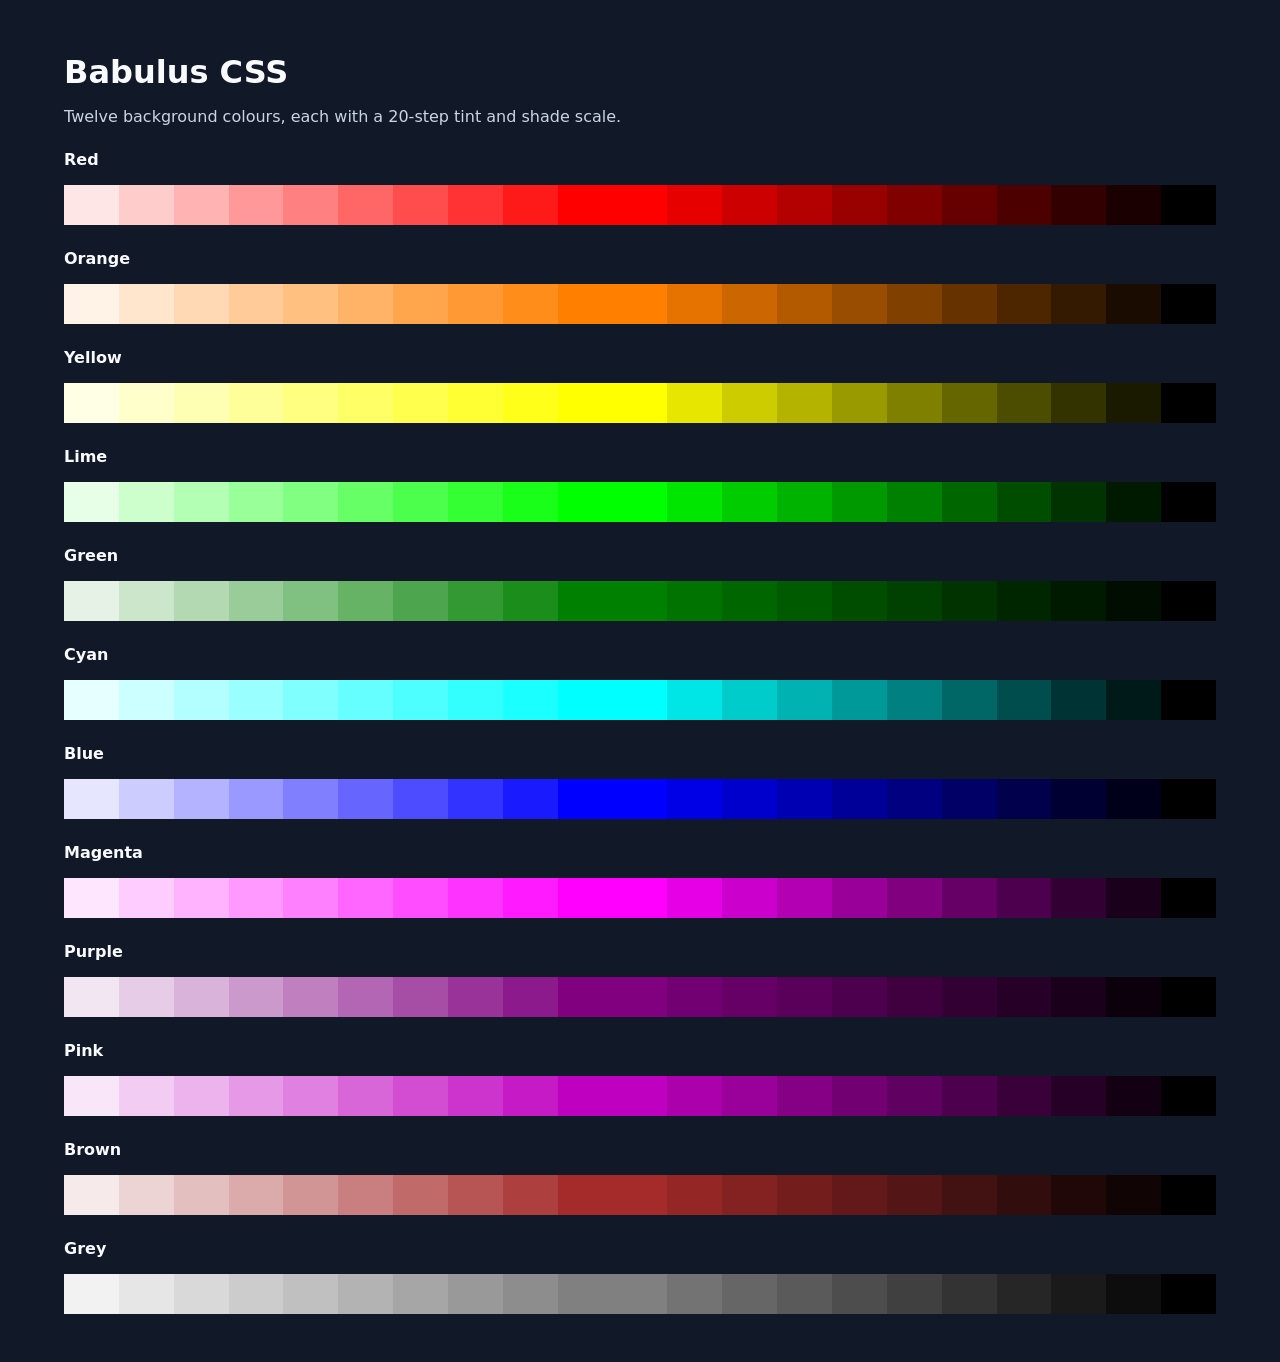
<file: demo/index.html>
<!doctype html>
<html lang="en">
  <head>
    <meta charset="utf-8">
    <meta name="viewport" content="width=device-width, initial-scale=1">
    <title>Babulus CSS palette</title>
    <link rel="stylesheet" href="../src/babulus-v0.1.css">
    <style>
      :root { color-scheme: dark; font-family: system-ui, sans-serif; }
      body { margin: 0; padding: 2rem; background: #111827; color: #f9fafb; }
      main { width: min(72rem, 100%); margin: auto; }
      h1 { margin-bottom: .25rem; }
      p { color: #cbd5e1; }
      .palette { display: grid; grid-template-columns: repeat(21, 1fr); margin: 1rem 0; }
      .swatch { min-height: 2.5rem; }
      .label { margin-top: 1.5rem; font-weight: 700; text-transform: capitalize; }
    </style>
  </head>
  <body>
    <main>
      <h1>Babulus CSS</h1>
      <p>Twelve background colours, each with a 20-step tint and shade scale.</p>
      <div id="palettes"></div>
    </main>
    <script>
      const colours = ['red', 'orange', 'yellow', 'lime', 'green', 'cyan', 'blue', 'magenta', 'purple', 'pink', 'brown', 'grey'];
      const root = document.querySelector('#palettes');
      colours.forEach((colour) => {
        const label = document.createElement('div');
        label.className = 'label';
        label.textContent = colour;
        const palette = document.createElement('div');
        palette.className = 'palette';
        for (let step = 1; step <= 20; step += 1) {
          const swatch = document.createElement('div');
          swatch.className = `swatch bg-${colour}-${step}`;
          swatch.title = `.bg-${colour}-${step}`;
          palette.appendChild(swatch);
        }
        const base = document.createElement('div');
        base.className = `swatch bg-${colour}`;
        base.title = `.bg-${colour}`;
        palette.insertBefore(base, palette.children[10]);
        root.append(label, palette);
      });
    </script>
  </body>
</html>
</file>
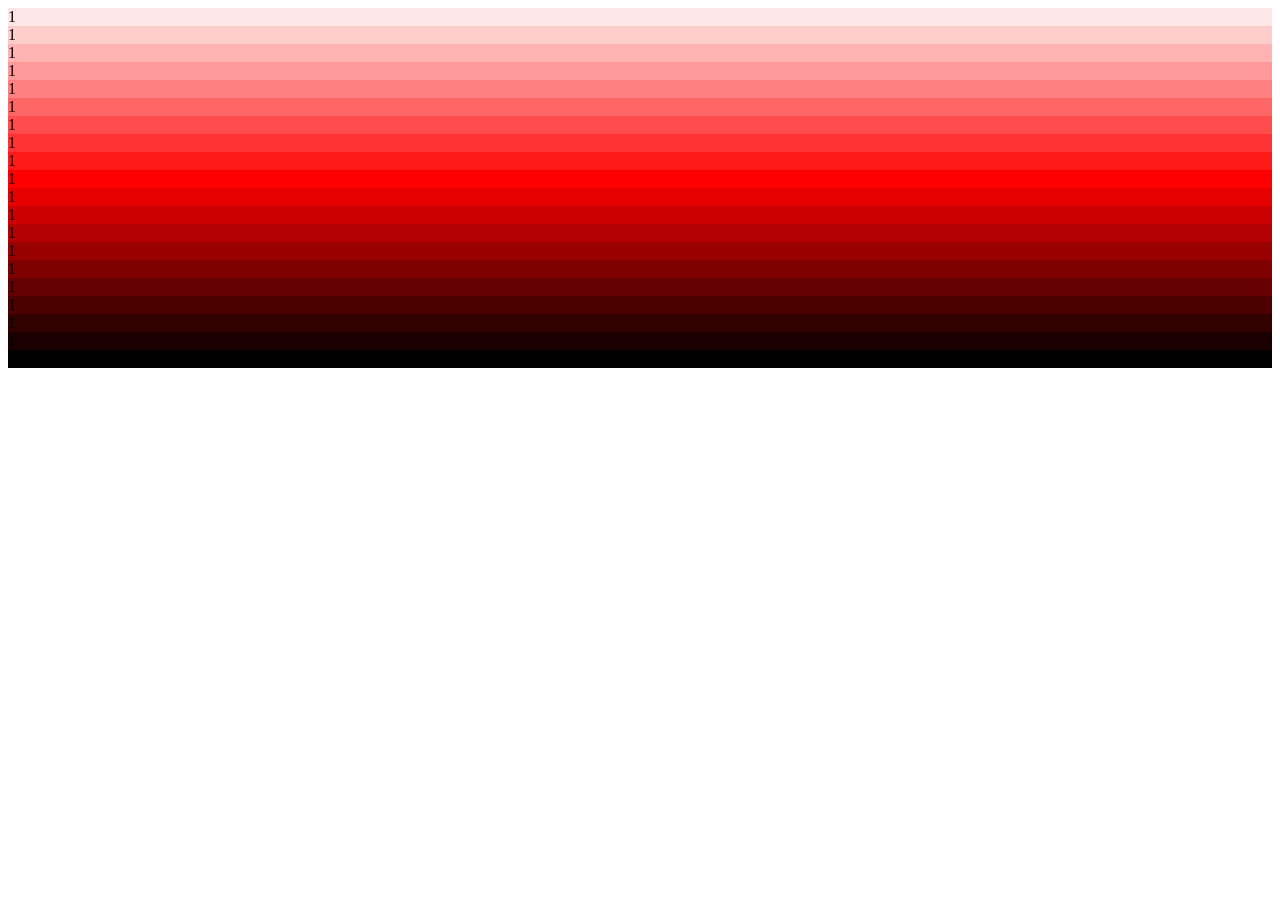
<file: test/test.html>
<!DOCTYPE html>
<html lang="en">
<head>
    <meta charset="UTF-8">
    <meta name="viewport" content="width=device-width, initial-scale=1.0">
    <title>Document</title>
    <link rel="stylesheet" href="../src/babulus-v0.1.css">
</head>
<body>
    <div class="bg-red-1">1</div>
    <div class="bg-red-2">1</div>
    <div class="bg-red-3">1</div>
    <div class="bg-red-4">1</div>
    <div class="bg-red-5">1</div>
    <div class="bg-red-6">1</div>
    <div class="bg-red-7">1</div>
    <div class="bg-red-8">1</div>
    <div class="bg-red-9">1</div>
    <div class="bg-red-10">1</div>
    <div class="bg-red-11">1</div>
    <div class="bg-red-12">1</div>
    <div class="bg-red-13">1</div>
    <div class="bg-red-14">1</div>
    <div class="bg-red-15">1</div>
    <div class="bg-red-16">1</div>
    <div class="bg-red-17">1</div>
    <div class="bg-red-18">1</div>
    <div class="bg-red-19">1</div>
    <div class="bg-red-20">1</div>


</body>
</html>
</file>
<file: src/babulus-v0.1.css>
.bg-red {
  background-color: rgb(255, 0, 0);
}
.bg-red-1 {
  background-color: rgb(100%, 90%, 90%);
}
.bg-red-2 {
  background-color: #ffcccc;
}
.bg-red-3 {
  background-color: rgb(100%, 70%, 70%);
}
.bg-red-4 {
  background-color: #ff9999;
}
.bg-red-5 {
  background-color: rgb(100%, 50%, 50%);
}
.bg-red-6 {
  background-color: #ff6666;
}
.bg-red-7 {
  background-color: rgb(100%, 30%, 30%);
}
.bg-red-8 {
  background-color: #ff3333;
}
.bg-red-9 {
  background-color: rgb(100%, 10%, 10%);
}
.bg-red-10 {
  background-color: red;
}
.bg-red-11 {
  background-color: rgb(90%, 0%, 0%);
}
.bg-red-12 {
  background-color: #cc0000;
}
.bg-red-13 {
  background-color: rgb(70%, 0%, 0%);
}
.bg-red-14 {
  background-color: #990000;
}
.bg-red-15 {
  background-color: rgb(50%, 0%, 0%);
}
.bg-red-16 {
  background-color: #660000;
}
.bg-red-17 {
  background-color: rgb(30%, 0%, 0%);
}
.bg-red-18 {
  background-color: #330000;
}
.bg-red-19 {
  background-color: rgb(10%, 0%, 0%);
}
.bg-red-20 {
  background-color: black;
}

.bg-orange {
  background-color: rgb(255, 128, 0);
}
.bg-orange-1 {
  background-color: rgb(100%, 95.0196078431%, 90%);
}
.bg-orange-2 {
  background-color: rgb(100%, 90.0392156863%, 80%);
}
.bg-orange-3 {
  background-color: rgb(100%, 85.0588235294%, 70%);
}
.bg-orange-4 {
  background-color: rgb(100%, 80.0784313725%, 60%);
}
.bg-orange-5 {
  background-color: rgb(100%, 75.0980392157%, 50%);
}
.bg-orange-6 {
  background-color: rgb(100%, 70.1176470588%, 40%);
}
.bg-orange-7 {
  background-color: rgb(100%, 65.137254902%, 30%);
}
.bg-orange-8 {
  background-color: rgb(100%, 60.1568627451%, 20%);
}
.bg-orange-9 {
  background-color: rgb(100%, 55.1764705882%, 10%);
}
.bg-orange-10 {
  background-color: #ff8000;
}
.bg-orange-11 {
  background-color: rgb(90%, 45.1764705882%, 0%);
}
.bg-orange-12 {
  background-color: rgb(80%, 40.1568627451%, 0%);
}
.bg-orange-13 {
  background-color: rgb(70%, 35.137254902%, 0%);
}
.bg-orange-14 {
  background-color: rgb(60%, 30.1176470588%, 0%);
}
.bg-orange-15 {
  background-color: rgb(50%, 25.0980392157%, 0%);
}
.bg-orange-16 {
  background-color: rgb(40%, 20.0784313725%, 0%);
}
.bg-orange-17 {
  background-color: rgb(30%, 15.0588235294%, 0%);
}
.bg-orange-18 {
  background-color: rgb(20%, 10.0392156863%, 0%);
}
.bg-orange-19 {
  background-color: rgb(10%, 5.0196078431%, 0%);
}
.bg-orange-20 {
  background-color: black;
}

.bg-yellow {
  background-color: rgb(255, 255, 0);
}
.bg-yellow-1 {
  background-color: rgb(100%, 100%, 90%);
}
.bg-yellow-2 {
  background-color: #ffffcc;
}
.bg-yellow-3 {
  background-color: rgb(100%, 100%, 70%);
}
.bg-yellow-4 {
  background-color: #ffff99;
}
.bg-yellow-5 {
  background-color: rgb(100%, 100%, 50%);
}
.bg-yellow-6 {
  background-color: #ffff66;
}
.bg-yellow-7 {
  background-color: rgb(100%, 100%, 30%);
}
.bg-yellow-8 {
  background-color: #ffff33;
}
.bg-yellow-9 {
  background-color: rgb(100%, 100%, 10%);
}
.bg-yellow-10 {
  background-color: yellow;
}
.bg-yellow-11 {
  background-color: rgb(90%, 90%, 0%);
}
.bg-yellow-12 {
  background-color: #cccc00;
}
.bg-yellow-13 {
  background-color: rgb(70%, 70%, 0%);
}
.bg-yellow-14 {
  background-color: #999900;
}
.bg-yellow-15 {
  background-color: rgb(50%, 50%, 0%);
}
.bg-yellow-16 {
  background-color: #666600;
}
.bg-yellow-17 {
  background-color: rgb(30%, 30%, 0%);
}
.bg-yellow-18 {
  background-color: #333300;
}
.bg-yellow-19 {
  background-color: rgb(10%, 10%, 0%);
}
.bg-yellow-20 {
  background-color: black;
}

.bg-lime {
  background-color: rgb(0, 255, 0);
}
.bg-lime-1 {
  background-color: rgb(90%, 100%, 90%);
}
.bg-lime-2 {
  background-color: #ccffcc;
}
.bg-lime-3 {
  background-color: rgb(70%, 100%, 70%);
}
.bg-lime-4 {
  background-color: #99ff99;
}
.bg-lime-5 {
  background-color: rgb(50%, 100%, 50%);
}
.bg-lime-6 {
  background-color: #66ff66;
}
.bg-lime-7 {
  background-color: rgb(30%, 100%, 30%);
}
.bg-lime-8 {
  background-color: #33ff33;
}
.bg-lime-9 {
  background-color: rgb(10%, 100%, 10%);
}
.bg-lime-10 {
  background-color: lime;
}
.bg-lime-11 {
  background-color: rgb(0%, 90%, 0%);
}
.bg-lime-12 {
  background-color: #00cc00;
}
.bg-lime-13 {
  background-color: rgb(0%, 70%, 0%);
}
.bg-lime-14 {
  background-color: #009900;
}
.bg-lime-15 {
  background-color: rgb(0%, 50%, 0%);
}
.bg-lime-16 {
  background-color: #006600;
}
.bg-lime-17 {
  background-color: rgb(0%, 30%, 0%);
}
.bg-lime-18 {
  background-color: #003300;
}
.bg-lime-19 {
  background-color: rgb(0%, 10%, 0%);
}
.bg-lime-20 {
  background-color: black;
}

.bg-green {
  background-color: rgb(0, 128, 0);
}
.bg-green-1 {
  background-color: rgb(90%, 95.0196078431%, 90%);
}
.bg-green-2 {
  background-color: rgb(80%, 90.0392156863%, 80%);
}
.bg-green-3 {
  background-color: rgb(70%, 85.0588235294%, 70%);
}
.bg-green-4 {
  background-color: rgb(60%, 80.0784313725%, 60%);
}
.bg-green-5 {
  background-color: rgb(50%, 75.0980392157%, 50%);
}
.bg-green-6 {
  background-color: rgb(40%, 70.1176470588%, 40%);
}
.bg-green-7 {
  background-color: rgb(30%, 65.137254902%, 30%);
}
.bg-green-8 {
  background-color: rgb(20%, 60.1568627451%, 20%);
}
.bg-green-9 {
  background-color: rgb(10%, 55.1764705882%, 10%);
}
.bg-green-10 {
  background-color: green;
}
.bg-green-11 {
  background-color: rgb(0%, 45.1764705882%, 0%);
}
.bg-green-12 {
  background-color: rgb(0%, 40.1568627451%, 0%);
}
.bg-green-13 {
  background-color: rgb(0%, 35.137254902%, 0%);
}
.bg-green-14 {
  background-color: rgb(0%, 30.1176470588%, 0%);
}
.bg-green-15 {
  background-color: #004000;
}
.bg-green-16 {
  background-color: rgb(0%, 20.0784313725%, 0%);
}
.bg-green-17 {
  background-color: rgb(0%, 15.0588235294%, 0%);
}
.bg-green-18 {
  background-color: rgb(0%, 10.0392156863%, 0%);
}
.bg-green-19 {
  background-color: rgb(0%, 5.0196078431%, 0%);
}
.bg-green-20 {
  background-color: black;
}

.bg-cyan {
  background-color: rgb(0, 255, 255);
}
.bg-cyan-1 {
  background-color: rgb(90%, 100%, 100%);
}
.bg-cyan-2 {
  background-color: #ccffff;
}
.bg-cyan-3 {
  background-color: rgb(70%, 100%, 100%);
}
.bg-cyan-4 {
  background-color: #99ffff;
}
.bg-cyan-5 {
  background-color: rgb(50%, 100%, 100%);
}
.bg-cyan-6 {
  background-color: #66ffff;
}
.bg-cyan-7 {
  background-color: rgb(30%, 100%, 100%);
}
.bg-cyan-8 {
  background-color: #33ffff;
}
.bg-cyan-9 {
  background-color: rgb(10%, 100%, 100%);
}
.bg-cyan-10 {
  background-color: aqua;
}
.bg-cyan-11 {
  background-color: rgb(0%, 90%, 90%);
}
.bg-cyan-12 {
  background-color: #00cccc;
}
.bg-cyan-13 {
  background-color: rgb(0%, 70%, 70%);
}
.bg-cyan-14 {
  background-color: #009999;
}
.bg-cyan-15 {
  background-color: rgb(0%, 50%, 50%);
}
.bg-cyan-16 {
  background-color: #006666;
}
.bg-cyan-17 {
  background-color: rgb(0%, 30%, 30%);
}
.bg-cyan-18 {
  background-color: #003333;
}
.bg-cyan-19 {
  background-color: rgb(0%, 10%, 10%);
}
.bg-cyan-20 {
  background-color: black;
}

.bg-blue {
  background-color: rgb(0, 0, 255);
}
.bg-blue-1 {
  background-color: rgb(90%, 90%, 100%);
}
.bg-blue-2 {
  background-color: #ccccff;
}
.bg-blue-3 {
  background-color: rgb(70%, 70%, 100%);
}
.bg-blue-4 {
  background-color: #9999ff;
}
.bg-blue-5 {
  background-color: rgb(50%, 50%, 100%);
}
.bg-blue-6 {
  background-color: #6666ff;
}
.bg-blue-7 {
  background-color: rgb(30%, 30%, 100%);
}
.bg-blue-8 {
  background-color: #3333ff;
}
.bg-blue-9 {
  background-color: rgb(10%, 10%, 100%);
}
.bg-blue-10 {
  background-color: blue;
}
.bg-blue-11 {
  background-color: rgb(0%, 0%, 90%);
}
.bg-blue-12 {
  background-color: #0000cc;
}
.bg-blue-13 {
  background-color: rgb(0%, 0%, 70%);
}
.bg-blue-14 {
  background-color: #000099;
}
.bg-blue-15 {
  background-color: rgb(0%, 0%, 50%);
}
.bg-blue-16 {
  background-color: #000066;
}
.bg-blue-17 {
  background-color: rgb(0%, 0%, 30%);
}
.bg-blue-18 {
  background-color: #000033;
}
.bg-blue-19 {
  background-color: rgb(0%, 0%, 10%);
}
.bg-blue-20 {
  background-color: black;
}

.bg-magenta {
  background-color: rgb(255, 0, 255);
}
.bg-magenta-1 {
  background-color: rgb(100%, 90%, 100%);
}
.bg-magenta-2 {
  background-color: #ffccff;
}
.bg-magenta-3 {
  background-color: rgb(100%, 70%, 100%);
}
.bg-magenta-4 {
  background-color: #ff99ff;
}
.bg-magenta-5 {
  background-color: rgb(100%, 50%, 100%);
}
.bg-magenta-6 {
  background-color: #ff66ff;
}
.bg-magenta-7 {
  background-color: rgb(100%, 30%, 100%);
}
.bg-magenta-8 {
  background-color: #ff33ff;
}
.bg-magenta-9 {
  background-color: rgb(100%, 10%, 100%);
}
.bg-magenta-10 {
  background-color: fuchsia;
}
.bg-magenta-11 {
  background-color: rgb(90%, 0%, 90%);
}
.bg-magenta-12 {
  background-color: #cc00cc;
}
.bg-magenta-13 {
  background-color: rgb(70%, 0%, 70%);
}
.bg-magenta-14 {
  background-color: #990099;
}
.bg-magenta-15 {
  background-color: rgb(50%, 0%, 50%);
}
.bg-magenta-16 {
  background-color: #660066;
}
.bg-magenta-17 {
  background-color: rgb(30%, 0%, 30%);
}
.bg-magenta-18 {
  background-color: #330033;
}
.bg-magenta-19 {
  background-color: rgb(10%, 0%, 10%);
}
.bg-magenta-20 {
  background-color: black;
}

.bg-purple {
  background-color: rgb(128, 0, 128);
}
.bg-purple-1 {
  background-color: rgb(95.0196078431%, 90%, 95.0196078431%);
}
.bg-purple-2 {
  background-color: rgb(90.0392156863%, 80%, 90.0392156863%);
}
.bg-purple-3 {
  background-color: rgb(85.0588235294%, 70%, 85.0588235294%);
}
.bg-purple-4 {
  background-color: rgb(80.0784313725%, 60%, 80.0784313725%);
}
.bg-purple-5 {
  background-color: rgb(75.0980392157%, 50%, 75.0980392157%);
}
.bg-purple-6 {
  background-color: rgb(70.1176470588%, 40%, 70.1176470588%);
}
.bg-purple-7 {
  background-color: rgb(65.137254902%, 30%, 65.137254902%);
}
.bg-purple-8 {
  background-color: rgb(60.1568627451%, 20%, 60.1568627451%);
}
.bg-purple-9 {
  background-color: rgb(55.1764705882%, 10%, 55.1764705882%);
}
.bg-purple-10 {
  background-color: purple;
}
.bg-purple-11 {
  background-color: rgb(45.1764705882%, 0%, 45.1764705882%);
}
.bg-purple-12 {
  background-color: rgb(40.1568627451%, 0%, 40.1568627451%);
}
.bg-purple-13 {
  background-color: rgb(35.137254902%, 0%, 35.137254902%);
}
.bg-purple-14 {
  background-color: rgb(30.1176470588%, 0%, 30.1176470588%);
}
.bg-purple-15 {
  background-color: #400040;
}
.bg-purple-16 {
  background-color: rgb(20.0784313725%, 0%, 20.0784313725%);
}
.bg-purple-17 {
  background-color: rgb(15.0588235294%, 0%, 15.0588235294%);
}
.bg-purple-18 {
  background-color: rgb(10.0392156863%, 0%, 10.0392156863%);
}
.bg-purple-19 {
  background-color: rgb(5.0196078431%, 0%, 5.0196078431%);
}
.bg-purple-20 {
  background-color: black;
}

.bg-pink {
  background-color: rgb(192, 0, 192);
}
.bg-pink-1 {
  background-color: rgb(97.5294117647%, 90%, 97.5294117647%);
}
.bg-pink-2 {
  background-color: rgb(95.0588235294%, 80%, 95.0588235294%);
}
.bg-pink-3 {
  background-color: rgb(92.5882352941%, 70%, 92.5882352941%);
}
.bg-pink-4 {
  background-color: rgb(90.1176470588%, 60%, 90.1176470588%);
}
.bg-pink-5 {
  background-color: rgb(87.6470588235%, 50%, 87.6470588235%);
}
.bg-pink-6 {
  background-color: rgb(85.1764705882%, 40%, 85.1764705882%);
}
.bg-pink-7 {
  background-color: rgb(82.7058823529%, 30%, 82.7058823529%);
}
.bg-pink-8 {
  background-color: rgb(80.2352941176%, 20%, 80.2352941176%);
}
.bg-pink-9 {
  background-color: rgb(77.7647058824%, 10%, 77.7647058824%);
}
.bg-pink-10 {
  background-color: #c000c0;
}
.bg-pink-11 {
  background-color: rgb(67.7647058824%, 0%, 67.7647058824%);
}
.bg-pink-12 {
  background-color: rgb(60.2352941176%, 0%, 60.2352941176%);
}
.bg-pink-13 {
  background-color: rgb(52.7058823529%, 0%, 52.7058823529%);
}
.bg-pink-14 {
  background-color: rgb(45.1764705882%, 0%, 45.1764705882%);
}
.bg-pink-15 {
  background-color: #600060;
}
.bg-pink-16 {
  background-color: rgb(30.1176470588%, 0%, 30.1176470588%);
}
.bg-pink-17 {
  background-color: rgb(22.5882352941%, 0%, 22.5882352941%);
}
.bg-pink-18 {
  background-color: rgb(15.0588235294%, 0%, 15.0588235294%);
}
.bg-pink-19 {
  background-color: rgb(7.5294117647%, 0%, 7.5294117647%);
}
.bg-pink-20 {
  background-color: black;
}

.bg-brown {
  background-color: rgb(165, 42, 42);
}
.bg-brown-1 {
  background-color: rgb(96.4705882353%, 91.6470588235%, 91.6470588235%);
}
.bg-brown-2 {
  background-color: rgb(92.9411764706%, 83.2941176471%, 83.2941176471%);
}
.bg-brown-3 {
  background-color: rgb(89.4117647059%, 74.9411764706%, 74.9411764706%);
}
.bg-brown-4 {
  background-color: rgb(85.8823529412%, 66.5882352941%, 66.5882352941%);
}
.bg-brown-5 {
  background-color: rgb(82.3529411765%, 58.2352941176%, 58.2352941176%);
}
.bg-brown-6 {
  background-color: rgb(78.8235294118%, 49.8823529412%, 49.8823529412%);
}
.bg-brown-7 {
  background-color: rgb(75.2941176471%, 41.5294117647%, 41.5294117647%);
}
.bg-brown-8 {
  background-color: rgb(71.7647058824%, 33.1764705882%, 33.1764705882%);
}
.bg-brown-9 {
  background-color: rgb(68.2352941176%, 24.8235294118%, 24.8235294118%);
}
.bg-brown-10 {
  background-color: brown;
}
.bg-brown-11 {
  background-color: rgb(58.2352941176%, 14.8235294118%, 14.8235294118%);
}
.bg-brown-12 {
  background-color: rgb(51.7647058824%, 13.1764705882%, 13.1764705882%);
}
.bg-brown-13 {
  background-color: rgb(45.2941176471%, 11.5294117647%, 11.5294117647%);
}
.bg-brown-14 {
  background-color: rgb(38.8235294118%, 9.8823529412%, 9.8823529412%);
}
.bg-brown-15 {
  background-color: rgb(32.3529411765%, 8.2352941176%, 8.2352941176%);
}
.bg-brown-16 {
  background-color: rgb(25.8823529412%, 6.5882352941%, 6.5882352941%);
}
.bg-brown-17 {
  background-color: rgb(19.4117647059%, 4.9411764706%, 4.9411764706%);
}
.bg-brown-18 {
  background-color: rgb(12.9411764706%, 3.2941176471%, 3.2941176471%);
}
.bg-brown-19 {
  background-color: rgb(6.4705882353%, 1.6470588235%, 1.6470588235%);
}
.bg-brown-20 {
  background-color: black;
}

.bg-grey {
  background-color: rgb(128, 128, 128);
}
.bg-grey-1 {
  background-color: rgb(95.0196078431%, 95.0196078431%, 95.0196078431%);
}
.bg-grey-2 {
  background-color: rgb(90.0392156863%, 90.0392156863%, 90.0392156863%);
}
.bg-grey-3 {
  background-color: rgb(85.0588235294%, 85.0588235294%, 85.0588235294%);
}
.bg-grey-4 {
  background-color: rgb(80.0784313725%, 80.0784313725%, 80.0784313725%);
}
.bg-grey-5 {
  background-color: rgb(75.0980392157%, 75.0980392157%, 75.0980392157%);
}
.bg-grey-6 {
  background-color: rgb(70.1176470588%, 70.1176470588%, 70.1176470588%);
}
.bg-grey-7 {
  background-color: rgb(65.137254902%, 65.137254902%, 65.137254902%);
}
.bg-grey-8 {
  background-color: rgb(60.1568627451%, 60.1568627451%, 60.1568627451%);
}
.bg-grey-9 {
  background-color: rgb(55.1764705882%, 55.1764705882%, 55.1764705882%);
}
.bg-grey-10 {
  background-color: gray;
}
.bg-grey-11 {
  background-color: rgb(45.1764705882%, 45.1764705882%, 45.1764705882%);
}
.bg-grey-12 {
  background-color: rgb(40.1568627451%, 40.1568627451%, 40.1568627451%);
}
.bg-grey-13 {
  background-color: rgb(35.137254902%, 35.137254902%, 35.137254902%);
}
.bg-grey-14 {
  background-color: rgb(30.1176470588%, 30.1176470588%, 30.1176470588%);
}
.bg-grey-15 {
  background-color: #404040;
}
.bg-grey-16 {
  background-color: rgb(20.0784313725%, 20.0784313725%, 20.0784313725%);
}
.bg-grey-17 {
  background-color: rgb(15.0588235294%, 15.0588235294%, 15.0588235294%);
}
.bg-grey-18 {
  background-color: rgb(10.0392156863%, 10.0392156863%, 10.0392156863%);
}
.bg-grey-19 {
  background-color: rgb(5.0196078431%, 5.0196078431%, 5.0196078431%);
}
.bg-grey-20 {
  background-color: black;
}

/*# sourceMappingURL=babulus-v0.1.css.map */
</file>
